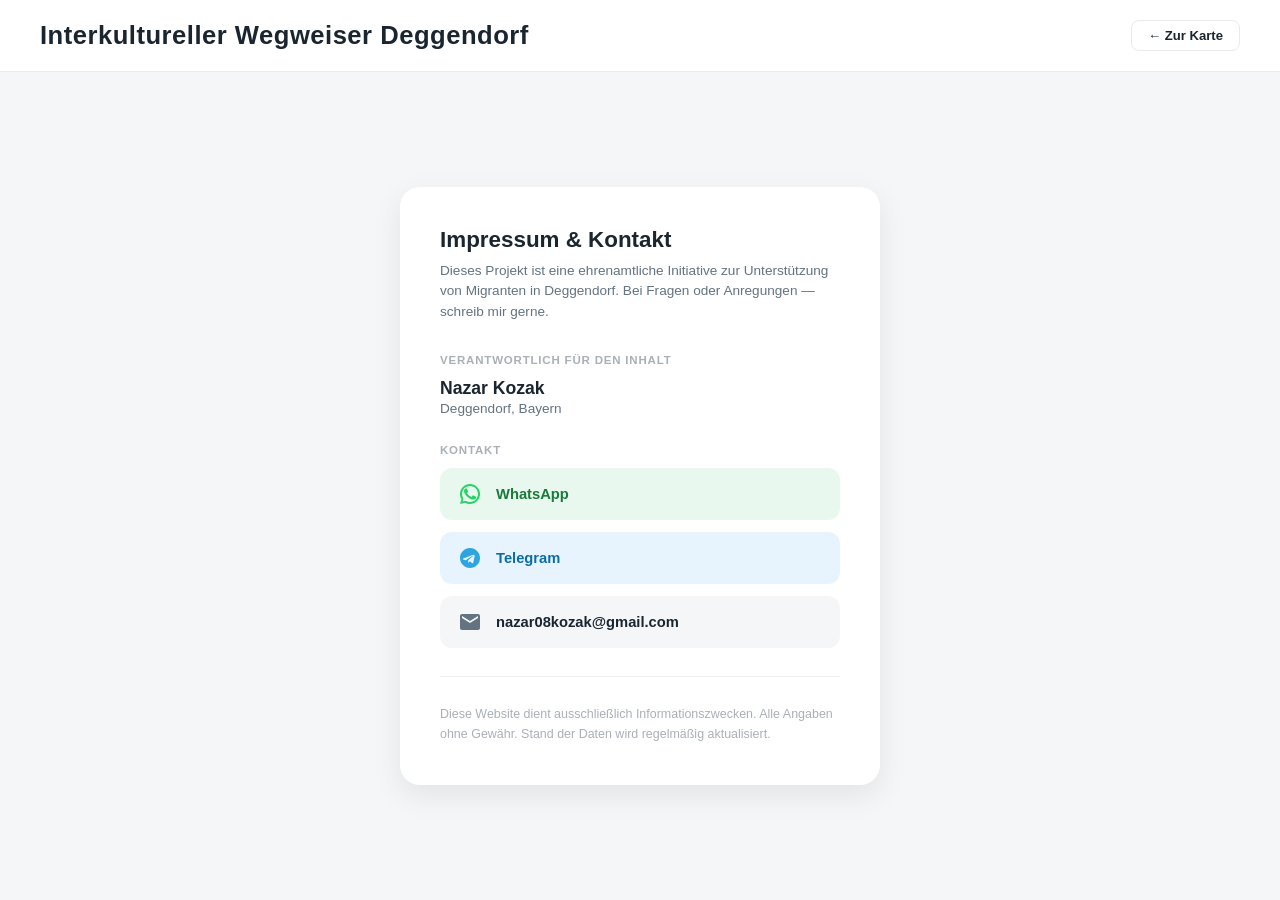
<file: docs/contact.html>
<!DOCTYPE html>
<html lang="de">
<head>
    <meta charset="UTF-8">
    <meta name="viewport" content="width=device-width, initial-scale=1.0">
    <title>Impressum – Interkultureller Wegweiser Deggendorf</title>
    <style>
        * { margin: 0; padding: 0; box-sizing: border-box; }

        body {
            font-family: 'Segoe UI', Tahoma, Geneva, Verdana, sans-serif;
            background: #f4f6f8;
            color: #1a252f;
            min-height: 100vh;
            display: flex;
            flex-direction: column;
        }

        header {
            background: #ffffff;
            border-bottom: 1px solid #eaeaea;
            padding: 0 40px;
            height: 72px;
            display: flex;
            align-items: center;
            justify-content: space-between;
            box-sizing: border-box;
        }

        header h1 {
            font-size: 1.6rem;
            font-weight: 800;
            letter-spacing: 0.5px;
            margin: 0;
        }

        @media (max-width: 480px) {
            header { padding: 0 16px; height: 56px; }
            header h1 { font-size: 1rem; }
        }

        header a {
            font-size: 0.82rem;
            font-weight: 600;
            color: #1a252f;
            text-decoration: none;
            white-space: nowrap;
            padding: 7px 16px;
            border: 1.5px solid #eaeaea;
            border-radius: 8px;
            transition: all 0.2s;
        }

        header a:hover {
            background: #f4f6f8;
            border-color: #d0d7de;
        }

        main {
            flex: 1;
            display: flex;
            align-items: center;
            justify-content: center;
            padding: 40px 20px;
        }

        .card {
            background: #ffffff;
            border-radius: 20px;
            box-shadow: 0 10px 30px rgba(0,0,0,0.08);
            padding: 40px;
            max-width: 480px;
            width: 100%;
        }

        .card h2 {
            font-size: 1.4rem;
            font-weight: 800;
            margin-bottom: 8px;
        }

        .card .subtitle {
            font-size: 0.85rem;
            color: #637381;
            margin-bottom: 32px;
            line-height: 1.5;
        }

        .section-label {
            font-size: 0.72rem;
            font-weight: 700;
            text-transform: uppercase;
            letter-spacing: 0.8px;
            color: #aab0b8;
            margin-bottom: 12px;
        }

        .name-block {
            margin-bottom: 28px;
        }

        .name-block .name {
            font-size: 1.1rem;
            font-weight: 700;
        }

        .name-block .location {
            font-size: 0.85rem;
            color: #637381;
            margin-top: 2px;
        }

        .contact-buttons {
            display: flex;
            flex-direction: column;
            gap: 12px;
        }

        .contact-btn {
            display: flex;
            align-items: center;
            gap: 14px;
            padding: 14px 18px;
            border-radius: 12px;
            text-decoration: none;
            font-weight: 600;
            font-size: 0.92rem;
            transition: transform 0.15s, box-shadow 0.15s;
        }

        .contact-btn:hover {
            transform: translateY(-2px);
            box-shadow: 0 6px 16px rgba(0,0,0,0.1);
        }

        .contact-btn svg {
            flex-shrink: 0;
        }

        .btn-whatsapp {
            background: #e8f8ee;
            color: #1a7a3a;
        }

        .btn-telegram {
            background: #e8f4fd;
            color: #0a6da8;
        }

        .btn-email {
            background: #f4f6f8;
            color: #1a252f;
        }

        .divider {
            border: none;
            border-top: 1px solid #f0f0f0;
            margin: 28px 0;
        }

        footer {
            background: rgba(0,0,0,0.65);
            height: 30px;
            display: flex;
            align-items: center;
            justify-content: center;
        }

        footer span {
            color: rgba(255,255,255,0.6);
            font-size: 0.72rem;
        }

        @media (max-width: 480px) {
            header { padding: 16px 20px; }
            header h1 { font-size: 1rem; }
            .card { padding: 28px 20px; }
        }

        @media (max-width: 480px) {
            header h1 {
                font-size: 0;
            }
            header h1::before {
                content: attr(data-short);
                font-size: 1rem;
                font-weight: 800;
            }
        }
    </style>
</head>
<body>

    <header>
        <h1 data-short="Wegweiser Deggendorf">Interkultureller Wegweiser Deggendorf</h1>
        <a href="index.html">← Zur Karte</a>
    </header>

    <main>
        <div class="card">
            <h2>Impressum & Kontakt</h2>
            <p class="subtitle">
                Dieses Projekt ist eine ehrenamtliche Initiative zur Unterstützung
                von Migranten in Deggendorf. Bei Fragen oder Anregungen — schreib mir gerne.
            </p>

            <div class="name-block">
                <div class="section-label">Verantwortlich für den Inhalt</div>
                <div class="name">Nazar Kozak</div>
                <div class="location">Deggendorf, Bayern</div>
            </div>

            <div class="section-label">Kontakt</div>
            <div class="contact-buttons">

                <a href="https://wa.me/491637143976" target="_blank" class="contact-btn btn-whatsapp">
                    <svg width="24" height="24" viewBox="0 0 24 24" fill="none">
                        <path d="M17.472 14.382c-.297-.149-1.758-.867-2.03-.967-.273-.099-.471-.148-.67.15-.197.297-.767.966-.94 1.164-.173.199-.347.223-.644.075-.297-.15-1.255-.463-2.39-1.475-.883-.788-1.48-1.761-1.653-2.059-.173-.297-.018-.458.13-.606.134-.133.298-.347.446-.52.149-.174.198-.298.298-.497.099-.198.05-.371-.025-.52-.075-.149-.669-1.612-.916-2.207-.242-.579-.487-.5-.669-.51-.173-.008-.371-.01-.57-.01-.198 0-.52.074-.792.372-.272.297-1.04 1.016-1.04 2.479 0 1.462 1.065 2.875 1.213 3.074.149.198 2.096 3.2 5.077 4.487.709.306 1.262.489 1.694.625.712.227 1.36.195 1.871.118.571-.085 1.758-.719 2.006-1.413.248-.694.248-1.289.173-1.413-.074-.124-.272-.198-.57-.347z" fill="#25D366"/>
                        <path d="M12 2C6.477 2 2 6.477 2 12c0 1.89.525 3.66 1.438 5.168L2 22l4.978-1.306A9.96 9.96 0 0012 22c5.523 0 10-4.477 10-10S17.523 2 12 2zm0 18a7.96 7.96 0 01-4.076-1.115l-.29-.173-3.007.789.803-2.931-.19-.302A7.96 7.96 0 014 12c0-4.411 3.589-8 8-8s8 3.589 8 8-3.589 8-8 8z" fill="#25D366"/>
                    </svg>
                    WhatsApp
                </a>

                <a href="https://t.me/Kozaknazar" target="_blank" class="contact-btn btn-telegram">
                    <svg width="24" height="24" viewBox="0 0 24 24" fill="none">
                        <path d="M12 2C6.477 2 2 6.477 2 12s4.477 10 10 10 10-4.477 10-10S17.523 2 12 2zm4.93 6.779l-1.687 7.954c-.124.557-.453.693-.918.431l-2.54-1.873-1.226 1.18c-.136.136-.249.249-.51.249l.181-2.584 4.693-4.239c.204-.181-.044-.282-.316-.1L7.693 14.18l-2.497-.78c-.542-.17-.554-.542.113-.802l9.74-3.754c.452-.163.847.1.881.935z" fill="#2CA5E0"/>
                    </svg>
                    Telegram
                </a>

                <a href="mailto:nazar08kozak@gmail.com" class="contact-btn btn-email">
                    <svg width="24" height="24" viewBox="0 0 24 24" fill="none">
                        <path d="M20 4H4c-1.1 0-2 .9-2 2v12c0 1.1.9 2 2 2h16c1.1 0 2-.9 2-2V6c0-1.1-.9-2-2-2zm0 4l-8 5-8-5V6l8 5 8-5v2z" fill="#637381"/>
                    </svg>
                    nazar08kozak@gmail.com
                </a>

            </div>

            <hr class="divider">

            <p style="font-size:0.78rem; color:#aab0b8; line-height:1.6;">
                Diese Website dient ausschließlich Informationszwecken. Alle Angaben ohne Gewähr.
                Stand der Daten wird regelmäßig aktualisiert.
            </p>
        </div>
    </main>

</body>
</html>
</file>
